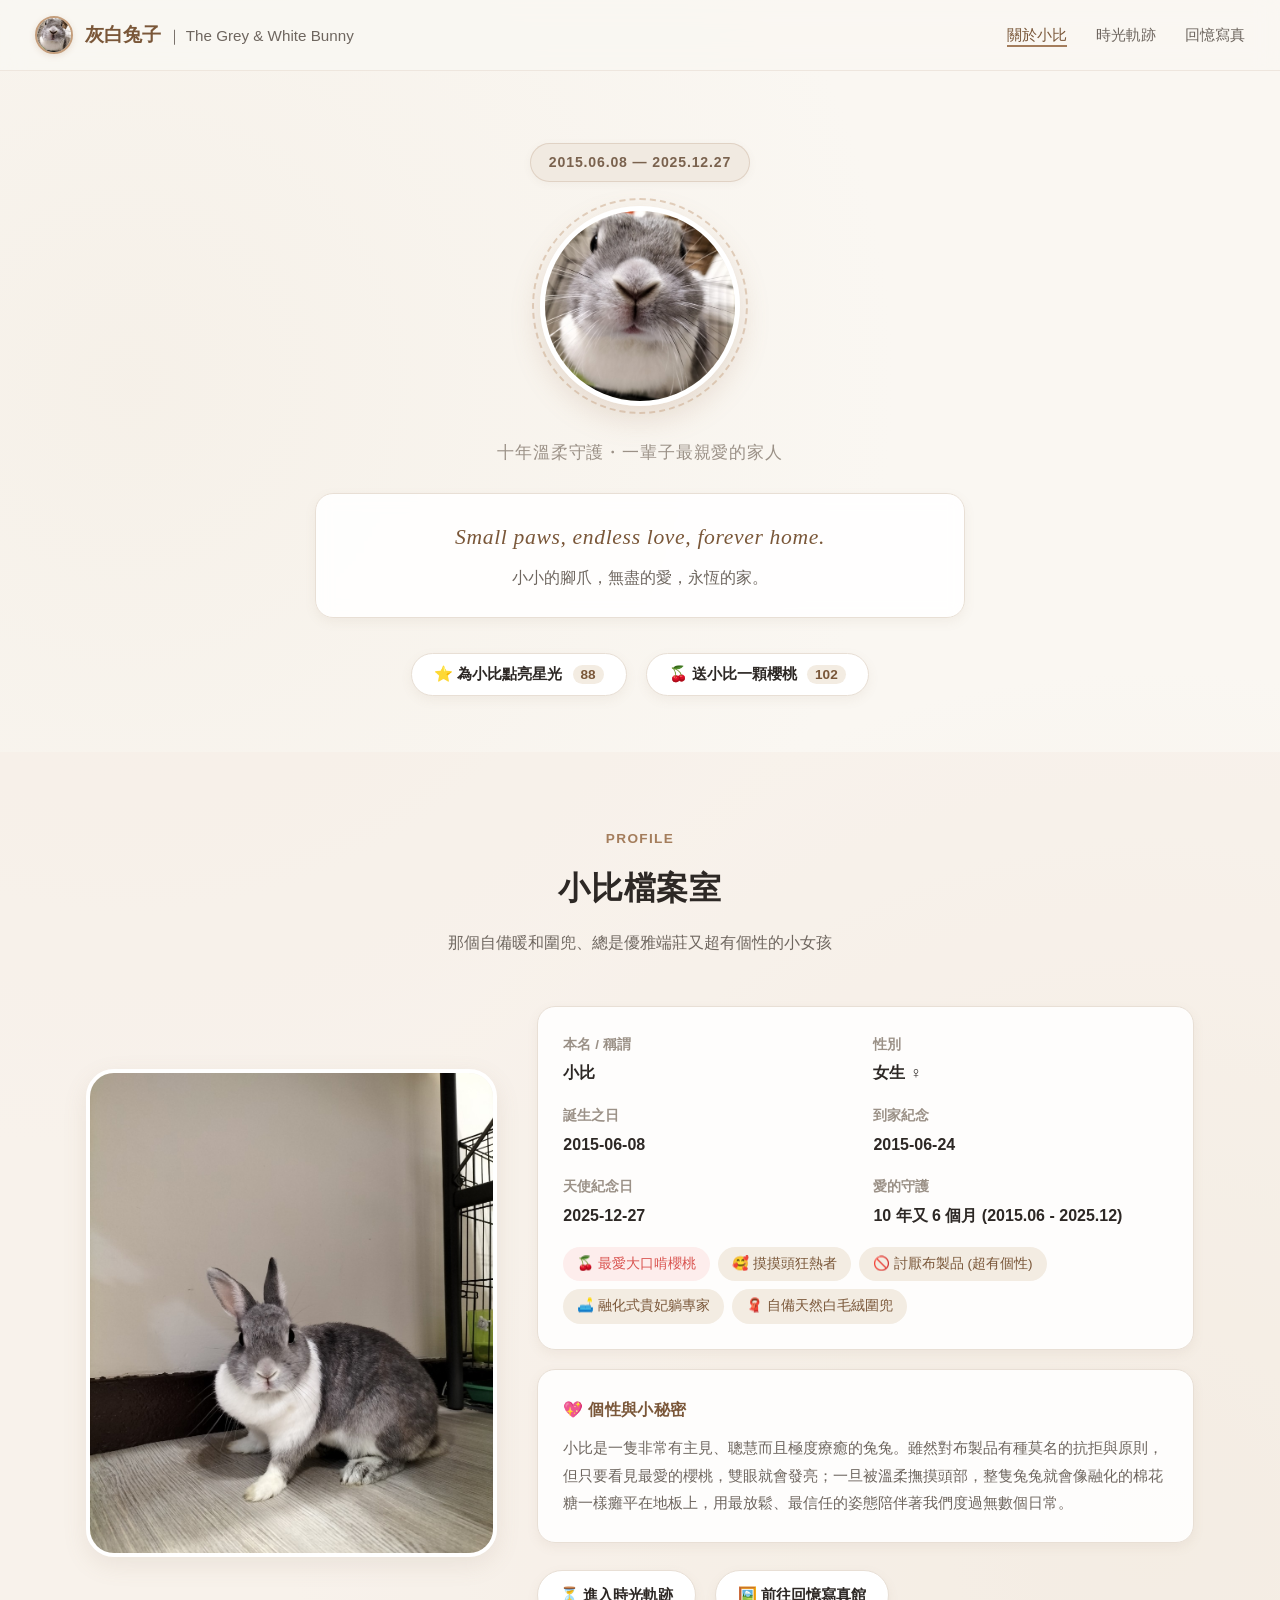
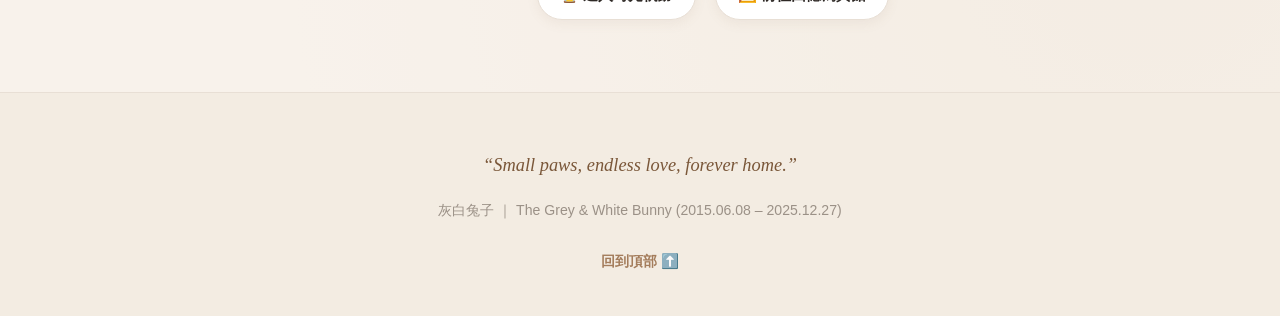
<file: index.html>
<!DOCTYPE html>
<html lang="zh-Hant-TW">
<head>
  <meta charset="UTF-8" />
  <meta name="viewport" content="width=device-width, initial-scale=1.0" />
  <title>灰白兔子 ｜ The Grey & White Bunny</title>
  <meta name="description" content="灰白兔子 ｜ The Grey & White Bunny：記錄長達十年半的溫暖歲月與日常寫真。" />
  <link rel="stylesheet" href="assets/css/style.css" />
  <link rel="icon" href="assets/images/profile/avatar.jpg" type="image/jpeg">
</head>
<body>

  <!-- Floating Animation Particle Layer -->
  <div id="floating-fx" class="floating-fx-container"></div>

  <!-- Navigation -->
  <header class="site-header">
    <div class="nav-container">
      <a href="index.html" class="logo">
        <img src="assets/images/profile/avatar.jpg" alt="灰白兔子" class="logo-img" />
        <span>灰白兔子 <span class="logo-sub">｜ The Grey & White Bunny</span></span>
      </a>
      <ul class="nav-links">
        <li><a href="index.html" class="active">關於小比</a></li>
        <li><a href="timeline.html">時光軌跡</a></li>
        <li><a href="gallery.html">回憶寫真</a></li>
      </ul>
    </div>
  </header>

  <!-- Hero Section -->
  <section class="hero">
    <div class="container">
      <div class="hero-badge">
        <span>2015.06.08 — 2025.12.27</span>
      </div>

      <div class="hero-photo-wrapper">
        <div class="halo-ring"></div>
        <img src="assets/images/profile/avatar.jpg" alt="小比" class="hero-photo" />
      </div>

      <p class="hero-dates">十年溫柔守護・一輩子最親愛的家人</p>

      <div class="hero-slogan-box">
        <div id="hero-slogan-en" class="hero-slogan-en">Small paws, endless love, forever home.</div>
        <div id="hero-slogan-zh" class="hero-slogan-zh">小小的腳爪，無盡的愛，永恆的家。</div>
      </div>

      <div class="tribute-action-bar">
        <button id="btn-give-star" class="tribute-btn">
          <span>⭐️ 為小比點亮星光</span>
          <span id="star-count" class="btn-badge">88</span>
        </button>
        <button id="btn-give-cherry" class="tribute-btn">
          <span>🍒 送小比一顆櫻桃</span>
          <span id="cherry-count" class="btn-badge">102</span>
        </button>
      </div>
    </div>
  </section>

  <!-- About Section -->
  <section id="about" class="section section-alt">
    <div class="container">
      <div class="section-header">
        <span class="section-tag">Profile</span>
        <h2 class="section-title">小比檔案室</h2>
        <p class="section-subtitle">那個自備暖和圍兜、總是優雅端莊又超有個性的小女孩</p>
      </div>

      <div class="profile-grid">
        <div class="profile-card-image">
          <img src="assets/images/profile/hero.jpg" alt="端莊的小比" />
        </div>

        <div class="profile-details">
          <div class="profile-card">
            <div id="profile-fields-container" class="profile-field-list">
              <!-- Dynamically populated from data/profile.json -->
            </div>
            <div id="traits-container" class="traits-badge-group">
              <!-- Dynamically populated traits -->
            </div>
          </div>

          <div class="profile-card">
            <h4 style="margin-bottom: 0.6rem; color: var(--primary-dark);">💖 個性與小秘密</h4>
            <p style="color: var(--text-muted); font-size: 0.95rem; line-height: 1.8;">
              小比是一隻非常有主見、聰慧而且極度療癒的兔兔。雖然對布製品有種莫名的抗拒與原則，但只要看見最愛的櫻桃，雙眼就會發亮；一旦被溫柔撫摸頭部，整隻兔兔就會像融化的棉花糖一樣癱平在地板上，用最放鬆、最信任的姿態陪伴著我們度過無數個日常。
            </p>
          </div>
          <div style="display: flex; gap: 1.2rem; justify-content: flex-start; flex-wrap: wrap; margin-top: 0.5rem;">
            <a href="timeline.html" class="tribute-btn">⏳ 進入時光軌跡</a>
            <a href="gallery.html" class="tribute-btn">🖼️ 前往回憶寫真館</a>
          </div>
        </div>
      </div>
    </div>
  </section>

  <!-- Footer -->
  <footer class="site-footer">
    <div class="container">
      <div class="footer-quote">“Small paws, endless love, forever home.”</div>
      <p class="footer-text">灰白兔子 ｜ The Grey & White Bunny (2015.06.08 – 2025.12.27)</p>
      <button id="back-to-top-btn" class="back-to-top">
        <span>回到頂部 ⬆️</span>
      </button>
    </div>
  </footer>

  <script src="assets/js/main.js"></script>
</body>
</html>
</file>
<file: assets/css/style.css>
/* ==========================================================================
   灰白兔子 ｜ The Grey & White Bunny - Style Definition
   Aesthetic: Warm, gentle, earthy, healing, serene.
   ========================================================================== */

:root {
  --bg-primary: #FAF7F2;
  --bg-secondary: #F3ECE2;
  --bg-card: rgba(255, 255, 255, 0.88);
  --bg-card-hover: rgba(255, 255, 255, 0.96);
  --border-subtle: #E8DFD5;
  --text-main: #2D2825;
  --text-muted: #6E665F;
  --text-light: #9B9187;
  --primary: #A47D5C;
  --primary-light: #C49E7C;
  --primary-dark: #7A5739;
  --accent-cherry: #D9534F;
  --accent-cherry-bg: #FDEDEC;
  --accent-gold: #E5A852;
  --shadow-sm: 0 4px 12px rgba(138, 114, 91, 0.08);
  --shadow-md: 0 8px 24px rgba(138, 114, 91, 0.12);
  --shadow-lg: 0 16px 40px rgba(138, 114, 91, 0.16);
  --radius-sm: 10px;
  --radius-md: 18px;
  --radius-lg: 28px;
  --radius-full: 9999px;
  --transition: all 0.3s cubic-bezier(0.25, 0.8, 0.25, 1);
}

/* Reset & Base */
* {
  margin: 0;
  padding: 0;
  box-sizing: border-box;
}

html {
  scroll-behavior: smooth;
  font-size: 16px;
}

body {
  font-family: -apple-system, BlinkMacSystemFont, "Segoe UI", "Noto Sans TC", "PingFang TC", "Microsoft JhengHei", sans-serif;
  background-color: var(--bg-primary);
  color: var(--text-main);
  line-height: 1.8;
  overflow-x: hidden;
  background-image: 
    radial-gradient(circle at 10% 20%, rgba(243, 236, 226, 0.6) 0%, transparent 40%),
    radial-gradient(circle at 90% 80%, rgba(237, 226, 212, 0.5) 0%, transparent 45%);
}

/* Container */
.container {
  width: 90%;
  max-width: 1140px;
  margin: 0 auto;
  padding: 0 1rem;
}

/* Typography */
h1, h2, h3, h4 {
  font-weight: 700;
  color: var(--text-main);
  letter-spacing: 0.02em;
}

a {
  color: var(--primary);
  text-decoration: none;
  transition: var(--transition);
}

/* Header & Nav */
.site-header {
  position: sticky;
  top: 0;
  z-index: 100;
  backdrop-filter: blur(12px);
  -webkit-backdrop-filter: blur(12px);
  background-color: rgba(250, 247, 242, 0.85);
  border-bottom: 1px solid rgba(232, 223, 213, 0.7);
  transition: var(--transition);
}

.nav-container {
  display: flex;
  justify-content: space-between;
  align-items: center;
  height: 70px;
  width: 100%;
  padding: 0 2.2rem;
  box-sizing: border-box;
}

.logo {
  font-size: 1.2rem;
  font-weight: 700;
  color: var(--primary-dark);
  display: flex;
  align-items: center;
  gap: 12px;
  white-space: nowrap;
  text-align: left;
}

.logo-sub {
  font-size: 0.95rem;
  font-weight: 500;
  color: var(--text-muted);
}

.logo-img {
  width: 38px;
  height: 38px;
  border-radius: 50%;
  object-fit: cover;
  border: 2px solid var(--primary-light);
  box-shadow: 0 2px 6px rgba(164, 125, 92, 0.2);
  transition: transform 0.3s ease;
}

.logo:hover .logo-img {
  transform: scale(1.08);
}

.logo .bunny-icon {
  font-size: 1.5rem;
}

.nav-links {
  display: flex;
  gap: 1.8rem;
  list-style: none;
}

.nav-links a {
  color: var(--text-muted);
  font-size: 0.95rem;
  font-weight: 500;
  position: relative;
}

.nav-links a:hover,
.nav-links a.active {
  color: var(--primary-dark);
}

.nav-links a::after {
  content: '';
  position: absolute;
  bottom: -4px;
  left: 0;
  width: 0;
  height: 2px;
  background-color: var(--primary);
  transition: var(--transition);
}

.nav-links a:hover::after,
.nav-links a.active::after {
  width: 100%;
}

/* Mobile Nav Toggle */
.menu-toggle {
  display: none;
  background: none;
  border: none;
  font-size: 1.5rem;
  color: var(--text-main);
  cursor: pointer;
}

/* Hero Section */
.hero {
  padding: 4.5rem 0 3.5rem;
  text-align: center;
  position: relative;
}

.hero-badge {
  display: inline-flex;
  align-items: center;
  gap: 6px;
  padding: 6px 18px;
  background-color: #F1EAE1;
  color: #7A624E;
  border-radius: var(--radius-full);
  font-size: 0.88rem;
  font-weight: 600;
  letter-spacing: 0.06em;
  margin-bottom: 1.5rem;
  border: 1px solid rgba(164, 125, 92, 0.22);
  box-shadow: 0 2px 8px rgba(122, 98, 78, 0.06);
}

.hero-photo-wrapper {
  position: relative;
  width: 200px;
  height: 200px;
  margin: 0 auto 2rem;
}

.hero-photo {
  width: 100%;
  height: 100%;
  object-fit: cover;
  border-radius: 50%;
  box-shadow: 0 12px 30px rgba(164, 125, 92, 0.22);
  border: 5px solid #FFFFFF;
  transition: transform 0.5s ease;
}

.hero-photo-wrapper:hover .hero-photo {
  transform: scale(1.03);
}

.halo-ring {
  position: absolute;
  top: -8px;
  left: -8px;
  right: -8px;
  bottom: -8px;
  border-radius: 50%;
  border: 2px dashed rgba(196, 158, 124, 0.45);
  animation: rotateSlow 40s linear infinite;
}

@keyframes rotateSlow {
  from { transform: rotate(0deg); }
  to { transform: rotate(360deg); }
}

.hero-title {
  font-size: 2.4rem;
  color: var(--text-main);
  margin-bottom: 0.5rem;
  font-weight: 800;
  display: flex;
  align-items: center;
  justify-content: center;
  flex-wrap: wrap;
  gap: 0.4rem;
}

.hero-title-en {
  font-family: Georgia, serif;
  font-weight: 600;
  font-size: 0.88em;
  color: var(--primary-dark);
}

.hero-title-divider {
  color: var(--primary-light);
  font-weight: 300;
  margin: 0 0.2rem;
}

.hero-dates {
  font-size: 1.05rem;
  color: var(--text-light);
  margin-bottom: 1.5rem;
  letter-spacing: 0.05em;
}

.hero-slogan-box {
  max-width: 650px;
  margin: 0 auto;
  padding: 1.5rem 2rem;
  background: var(--bg-card);
  border: 1px solid var(--border-subtle);
  border-radius: var(--radius-md);
  box-shadow: var(--shadow-sm);
  backdrop-filter: blur(8px);
}

.hero-slogan-en {
  font-family: Georgia, serif;
  font-style: italic;
  font-size: 1.35rem;
  color: var(--primary-dark);
  margin-bottom: 0.5rem;
  letter-spacing: 0.03em;
}

.hero-slogan-zh {
  font-size: 1rem;
  color: var(--text-muted);
}

/* Tribute Star / Flower Bar */
.tribute-action-bar {
  display: flex;
  justify-content: center;
  align-items: center;
  gap: 1.2rem;
  margin-top: 2.2rem;
  flex-wrap: wrap;
}

.tribute-btn {
  display: inline-flex;
  align-items: center;
  gap: 10px;
  background: #FFFFFF;
  color: var(--text-main);
  border: 1.5px solid var(--border-subtle);
  padding: 10px 22px;
  border-radius: var(--radius-full);
  font-size: 0.95rem;
  font-weight: 600;
  cursor: pointer;
  box-shadow: var(--shadow-sm);
  transition: var(--transition);
}

.tribute-btn:hover {
  transform: translateY(-3px);
  box-shadow: var(--shadow-md);
  border-color: var(--primary-light);
}

.tribute-btn:active {
  transform: translateY(-1px);
}

.tribute-btn .btn-badge {
  background-color: var(--bg-secondary);
  color: var(--primary-dark);
  font-size: 0.85rem;
  padding: 2px 8px;
  border-radius: var(--radius-full);
  font-weight: 700;
}

/* Floating Hearts / Stars animation container */
.floating-fx-container {
  position: fixed;
  top: 0;
  left: 0;
  width: 100%;
  height: 100%;
  pointer-events: none;
  z-index: 9999;
  overflow: hidden;
}

.floating-icon {
  position: absolute;
  bottom: 100px;
  animation: floatUp 2.8s ease-out forwards;
  opacity: 1;
}

@keyframes floatUp {
  0% {
    transform: translateY(0) scale(0.6) rotate(0deg);
    opacity: 0.9;
  }
  50% {
    opacity: 1;
  }
  100% {
    transform: translateY(-550px) scale(1.4) rotate(20deg);
    opacity: 0;
  }
}

/* Section Shared */
.section {
  padding: 4.5rem 0;
}

.section-alt {
  background-color: rgba(243, 236, 226, 0.45);
}

.section-header {
  text-align: center;
  max-width: 600px;
  margin: 0 auto 3rem;
}

.section-tag {
  display: inline-block;
  font-size: 0.85rem;
  font-weight: 700;
  text-transform: uppercase;
  color: var(--primary);
  letter-spacing: 0.1em;
  margin-bottom: 0.5rem;
}

.section-title {
  font-size: 2rem;
  margin-bottom: 0.75rem;
}

.section-subtitle {
  color: var(--text-muted);
  font-size: 1rem;
}

/* About / Profile Cards */
.profile-grid {
  display: grid;
  grid-template-columns: 1fr 1.6fr;
  gap: 2.5rem;
  align-items: center;
}

.profile-card-image {
  border-radius: var(--radius-lg);
  overflow: hidden;
  box-shadow: var(--shadow-md);
  border: 4px solid #FFFFFF;
}

.profile-card-image img {
  width: 100%;
  height: 100%;
  max-height: 480px;
  object-fit: cover;
  display: block;
  transition: transform 0.6s ease;
}

.profile-card-image:hover img {
  transform: scale(1.04);
}

.profile-details {
  display: flex;
  flex-direction: column;
  gap: 1.2rem;
}

.profile-card {
  background: var(--bg-card);
  border: 1px solid var(--border-subtle);
  border-radius: var(--radius-md);
  padding: 1.6rem;
  box-shadow: var(--shadow-sm);
}

.profile-field-list {
  display: grid;
  grid-template-columns: repeat(2, 1fr);
  gap: 1rem;
}

.profile-field-item {
  display: flex;
  flex-direction: column;
  gap: 2px;
}

.field-label {
  font-size: 0.85rem;
  color: var(--text-light);
  font-weight: 600;
}

.field-value {
  font-size: 1rem;
  font-weight: 600;
  color: var(--text-main);
}

.traits-badge-group {
  display: flex;
  flex-wrap: wrap;
  gap: 8px;
  margin-top: 1rem;
}

.trait-badge {
  background: var(--bg-secondary);
  color: var(--primary-dark);
  font-size: 0.85rem;
  padding: 5px 14px;
  border-radius: var(--radius-full);
  font-weight: 500;
}

.trait-badge.cherry {
  background-color: var(--accent-cherry-bg);
  color: var(--accent-cherry);
}

/* Timeline */
.timeline-container {
  position: relative;
  max-width: 860px;
  margin: 0 auto;
  padding: 2rem 0;
}

.timeline-container::before {
  content: '';
  position: absolute;
  left: 50%;
  top: 0;
  bottom: 0;
  width: 2px;
  background-color: var(--border-subtle);
  transform: translateX(-50%);
}

.timeline-item {
  position: relative;
  margin-bottom: 3.5rem;
  width: 50%;
}

.timeline-item:nth-child(odd) {
  left: 0;
  padding-right: 3rem;
  text-align: right;
}

.timeline-item:nth-child(even) {
  left: 50%;
  padding-left: 3rem;
  text-align: left;
}

.timeline-dot {
  position: absolute;
  top: 18px;
  width: 16px;
  height: 16px;
  background-color: #FFFFFF;
  border: 4px solid var(--primary);
  border-radius: 50%;
  z-index: 2;
  box-shadow: 0 0 0 4px rgba(164, 125, 92, 0.15);
}

.timeline-item:nth-child(odd) .timeline-dot {
  right: -8px;
}

.timeline-item:nth-child(even) .timeline-dot {
  left: -8px;
}

.timeline-card {
  background: var(--bg-card);
  border: 1px solid var(--border-subtle);
  border-radius: var(--radius-md);
  padding: 1.6rem;
  box-shadow: var(--shadow-sm);
  transition: var(--transition);
}

.timeline-card:hover {
  transform: translateY(-4px);
  box-shadow: var(--shadow-md);
}

.timeline-date {
  display: inline-block;
  font-size: 0.85rem;
  font-weight: 700;
  color: var(--primary);
  background-color: var(--bg-secondary);
  padding: 3px 12px;
  border-radius: var(--radius-full);
  margin-bottom: 0.6rem;
}

.timeline-title {
  font-size: 1.25rem;
  margin-bottom: 0.75rem;
}

.timeline-text {
  color: var(--text-muted);
  font-size: 0.95rem;
  line-height: 1.7;
}

.timeline-img-wrap {
  margin-top: 1.2rem;
  border-radius: var(--radius-md);
  overflow: hidden;
  background-color: #EEE8DF;
  box-shadow: 0 4px 16px rgba(138, 114, 91, 0.08);
  border: 1px solid rgba(232, 223, 213, 0.8);
}

.timeline-img-wrap img {
  width: 100%;
  height: 280px;
  object-fit: cover;
  object-position: center;
  display: block;
  transition: transform 0.4s ease;
}

.timeline-item:first-child .timeline-img-wrap img {
  object-position: center 25%;
}

.timeline-card:hover .timeline-img-wrap img {
  transform: scale(1.03);
}

/* Gallery Filter & Grid */
.gallery-filters {
  display: flex;
  justify-content: center;
  flex-wrap: wrap;
  gap: 10px;
  margin-bottom: 2.5rem;
}

.filter-btn {
  background: var(--bg-card);
  border: 1px solid var(--border-subtle);
  color: var(--text-muted);
  padding: 8px 20px;
  border-radius: var(--radius-full);
  font-size: 0.9rem;
  font-weight: 500;
  cursor: pointer;
  transition: var(--transition);
}

.filter-btn:hover {
  background-color: #FFFFFF;
  color: var(--primary-dark);
}

.filter-btn.active {
  background-color: var(--primary);
  border-color: var(--primary);
  color: #FFFFFF;
  box-shadow: 0 4px 12px rgba(164, 125, 92, 0.25);
}

.gallery-grid {
  display: grid;
  grid-template-columns: repeat(auto-fill, minmax(280px, 1fr));
  gap: 1.5rem;
}

.gallery-card {
  position: relative;
  background: #FFFFFF;
  border-radius: var(--radius-md);
  overflow: hidden;
  box-shadow: var(--shadow-sm);
  border: 1px solid var(--border-subtle);
  cursor: pointer;
  transition: var(--transition);
}

.gallery-card:hover {
  transform: translateY(-6px);
  box-shadow: var(--shadow-md);
}

.gallery-card-img-wrap {
  width: 100%;
  height: 250px;
  overflow: hidden;
  position: relative;
  background-color: #EEE8DF;
}

.gallery-card img {
  width: 100%;
  height: 100%;
  object-fit: cover;
  transition: transform 0.5s ease;
}

.gallery-card:hover img {
  transform: scale(1.06);
}

.gallery-card-overlay {
  position: absolute;
  top: 10px;
  right: 10px;
  background: rgba(0, 0, 0, 0.45);
  backdrop-filter: blur(4px);
  color: #FFFFFF;
  padding: 4px 10px;
  border-radius: var(--radius-full);
  font-size: 0.75rem;
  font-weight: 500;
}

.gallery-card-body {
  padding: 1.1rem;
}

.gallery-card-title {
  font-size: 1.05rem;
  font-weight: 700;
  margin-bottom: 0.35rem;
  color: var(--text-main);
}

.gallery-card-caption {
  font-size: 0.88rem;
  color: var(--text-muted);
  line-height: 1.5;
  display: -webkit-box;
  -webkit-line-clamp: 2;
  -webkit-box-orient: vertical;
  overflow: hidden;
}

/* Gallery Placeholder Card (Coming Soon) */
.gallery-card-placeholder {
  background: rgba(255, 255, 255, 0.65);
  border: 2px dashed rgba(164, 125, 92, 0.4);
  border-radius: var(--radius-md);
  display: flex;
  align-items: center;
  justify-content: center;
  min-height: 360px;
  text-align: center;
  padding: 2.2rem 1.6rem;
  box-shadow: none;
  cursor: default;
  transition: var(--transition);
  backdrop-filter: blur(4px);
}

.gallery-card-placeholder:hover {
  transform: translateY(-4px);
  border-color: var(--primary);
  background: rgba(255, 255, 255, 0.92);
  box-shadow: var(--shadow-sm);
}

.placeholder-inner {
  display: flex;
  flex-direction: column;
  align-items: center;
  gap: 0.5rem;
}

.placeholder-icon-wrap {
  position: relative;
  display: inline-flex;
  align-items: center;
  justify-content: center;
  width: 68px;
  height: 68px;
  border-radius: 50%;
  background: var(--bg-secondary);
  margin-bottom: 0.4rem;
  border: 1px solid rgba(164, 125, 92, 0.2);
}

.placeholder-icon {
  font-size: 1.9rem;
  animation: pulseGentle 3s ease-in-out infinite;
}

.placeholder-sparkle {
  position: absolute;
  top: -4px;
  right: -4px;
  font-size: 1.1rem;
  animation: sparkleRotate 4s linear infinite;
}

@keyframes pulseGentle {
  0%, 100% { transform: scale(1); }
  50% { transform: scale(1.12); }
}

@keyframes sparkleRotate {
  0% { transform: rotate(0deg) scale(0.9); }
  50% { transform: rotate(180deg) scale(1.18); }
  100% { transform: rotate(360deg) scale(0.9); }
}

.placeholder-title {
  font-size: 1.15rem;
  color: var(--primary-dark);
  font-weight: 700;
  margin: 0;
}

.placeholder-en {
  font-family: Georgia, serif;
  font-style: italic;
  font-size: 0.88rem;
  color: var(--primary);
  letter-spacing: 0.04em;
  margin: 0;
}

.placeholder-desc {
  font-size: 0.85rem;
  color: var(--text-muted);
  line-height: 1.6;
  margin-top: 0.3rem;
}

.placeholder-pill {
  display: inline-block;
  margin-top: 0.8rem;
  padding: 4px 14px;
  background-color: var(--bg-secondary);
  color: var(--primary-dark);
  border-radius: var(--radius-full);
  font-size: 0.78rem;
  font-weight: 700;
  letter-spacing: 0.08em;
  text-transform: uppercase;
  border: 1px solid rgba(164, 125, 92, 0.25);
}

/* Lightbox Modal */
.lightbox-modal {
  display: none;
  position: fixed;
  inset: 0;
  background-color: rgba(20, 18, 16, 0.88);
  backdrop-filter: blur(8px);
  z-index: 1000;
  align-items: center;
  justify-content: center;
  padding: 1.5rem;
  animation: fadeIn 0.25s ease;
}

.lightbox-modal.active {
  display: flex;
}

@keyframes fadeIn {
  from { opacity: 0; }
  to { opacity: 1; }
}

.lightbox-content {
  position: relative;
  max-width: 900px;
  width: 100%;
  background: #FFFFFF;
  border-radius: var(--radius-md);
  overflow: hidden;
  box-shadow: 0 20px 50px rgba(0, 0, 0, 0.4);
}

.lightbox-close {
  position: absolute;
  top: 14px;
  right: 18px;
  background: rgba(0, 0, 0, 0.5);
  color: #FFFFFF;
  border: none;
  width: 38px;
  height: 38px;
  border-radius: 50%;
  font-size: 1.3rem;
  cursor: pointer;
  z-index: 10;
  display: flex;
  align-items: center;
  justify-content: center;
  transition: var(--transition);
}

.lightbox-close:hover {
  background: rgba(0, 0, 0, 0.8);
  transform: scale(1.1);
}

.lightbox-img-wrapper {
  max-height: 70vh;
  background-color: #1A1A1A;
  display: flex;
  align-items: center;
  justify-content: center;
  overflow: hidden;
}

.lightbox-img-wrapper img {
  max-width: 100%;
  max-height: 70vh;
  object-fit: contain;
  display: block;
}

.lightbox-details {
  padding: 1.5rem;
}

.lightbox-title {
  font-size: 1.3rem;
  margin-bottom: 0.5rem;
}

.lightbox-caption {
  color: var(--text-muted);
  font-size: 0.95rem;
}

/* Letters & Stories */
.letter-box {
  max-width: 800px;
  margin: 0 auto;
  background: #FFFFFF;
  border: 1px solid var(--border-subtle);
  border-radius: var(--radius-lg);
  padding: 3rem;
  box-shadow: var(--shadow-sm);
  position: relative;
}

.letter-box::before {
  content: '“';
  position: absolute;
  top: 15px;
  left: 25px;
  font-size: 5rem;
  color: rgba(164, 125, 92, 0.15);
  font-family: Georgia, serif;
  line-height: 1;
}

.letter-title {
  font-size: 1.6rem;
  margin-bottom: 1.5rem;
  color: var(--primary-dark);
}

.letter-content p {
  margin-bottom: 1.2rem;
  color: var(--text-muted);
  line-height: 1.85;
  font-size: 1.02rem;
}

.letter-sign {
  text-align: right;
  margin-top: 2rem;
  font-weight: 700;
  color: var(--text-main);
  font-style: italic;
}

/* Footer */
.site-footer {
  background-color: var(--bg-secondary);
  border-top: 1px solid var(--border-subtle);
  padding: 3.5rem 0 2.5rem;
  text-align: center;
}

.footer-quote {
  font-style: italic;
  font-family: Georgia, serif;
  color: var(--primary-dark);
  font-size: 1.15rem;
  margin-bottom: 1rem;
}

.footer-text {
  color: var(--text-light);
  font-size: 0.88rem;
  margin-bottom: 1.5rem;
}

.back-to-top {
  display: inline-flex;
  align-items: center;
  gap: 6px;
  color: var(--primary);
  font-size: 0.9rem;
  font-weight: 600;
  cursor: pointer;
  background: none;
  border: none;
  transition: var(--transition);
}

.back-to-top:hover {
  transform: translateY(-2px);
  color: var(--primary-dark);
}

/* Responsive Breakpoints */
@media (max-width: 860px) {
  .profile-grid {
    grid-template-columns: 1fr;
  }
  
  .profile-card-image img {
    max-height: 350px;
  }
  
  .timeline-container::before {
    left: 24px;
  }
  
  .timeline-item {
    width: 100%;
    left: 0 !important;
    padding-left: 60px !important;
    padding-right: 0 !important;
    text-align: left !important;
  }
  
  .timeline-dot {
    left: 16px !important;
    right: auto !important;
  }
  
  .letter-box {
    padding: 2rem 1.5rem;
  }
}

@media (max-width: 680px) {
  .nav-container {
    padding: 0 1rem;
  }
  
  .logo {
    font-size: 1.05rem;
  }
  
  .logo-sub {
    font-size: 0.82rem;
  }

  .hero-title {
    font-size: 2rem;
  }
  
  .hero-slogan-en {
    font-size: 1.15rem;
  }
  
  .profile-field-list {
    grid-template-columns: 1fr;
  }
  
  .timeline-img-wrap img {
    height: 240px;
  }

  .nav-links {
    display: none;
  }
  
  .menu-toggle {
    display: block;
  }
}
</file>
